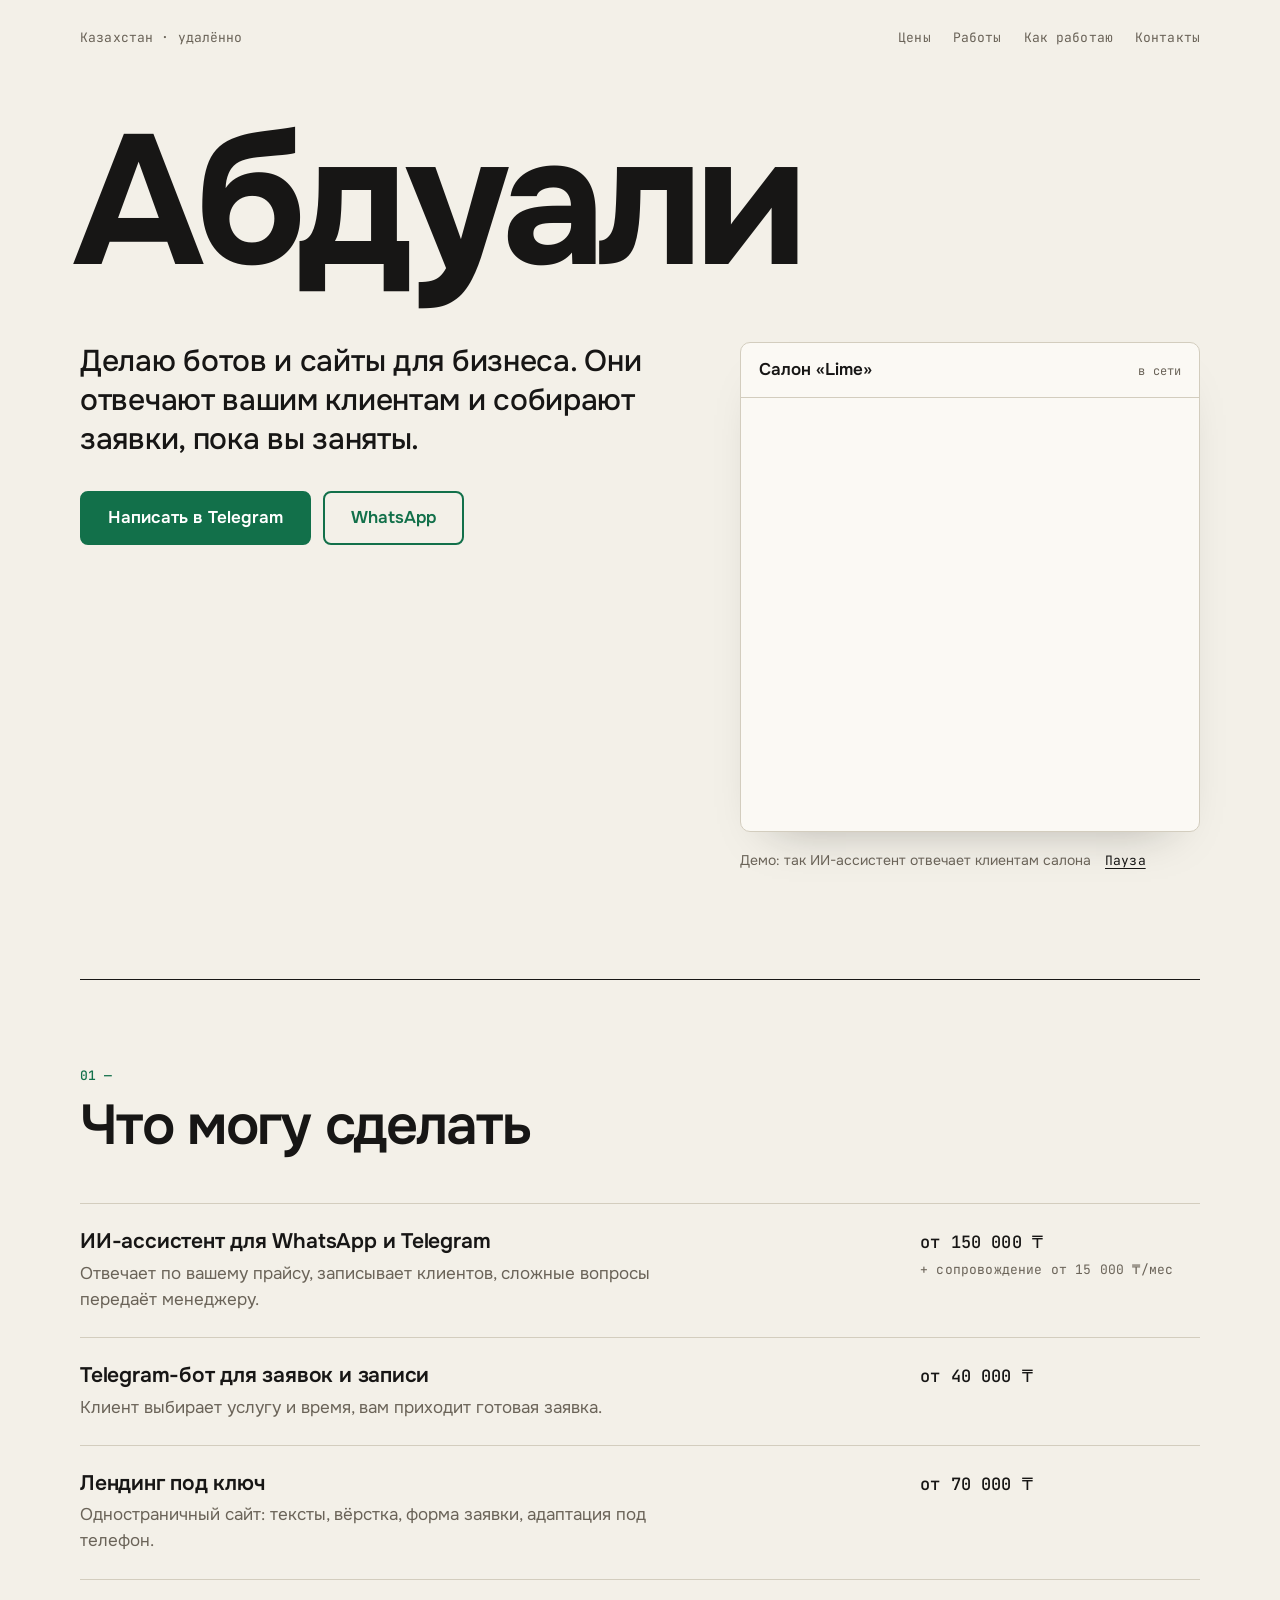
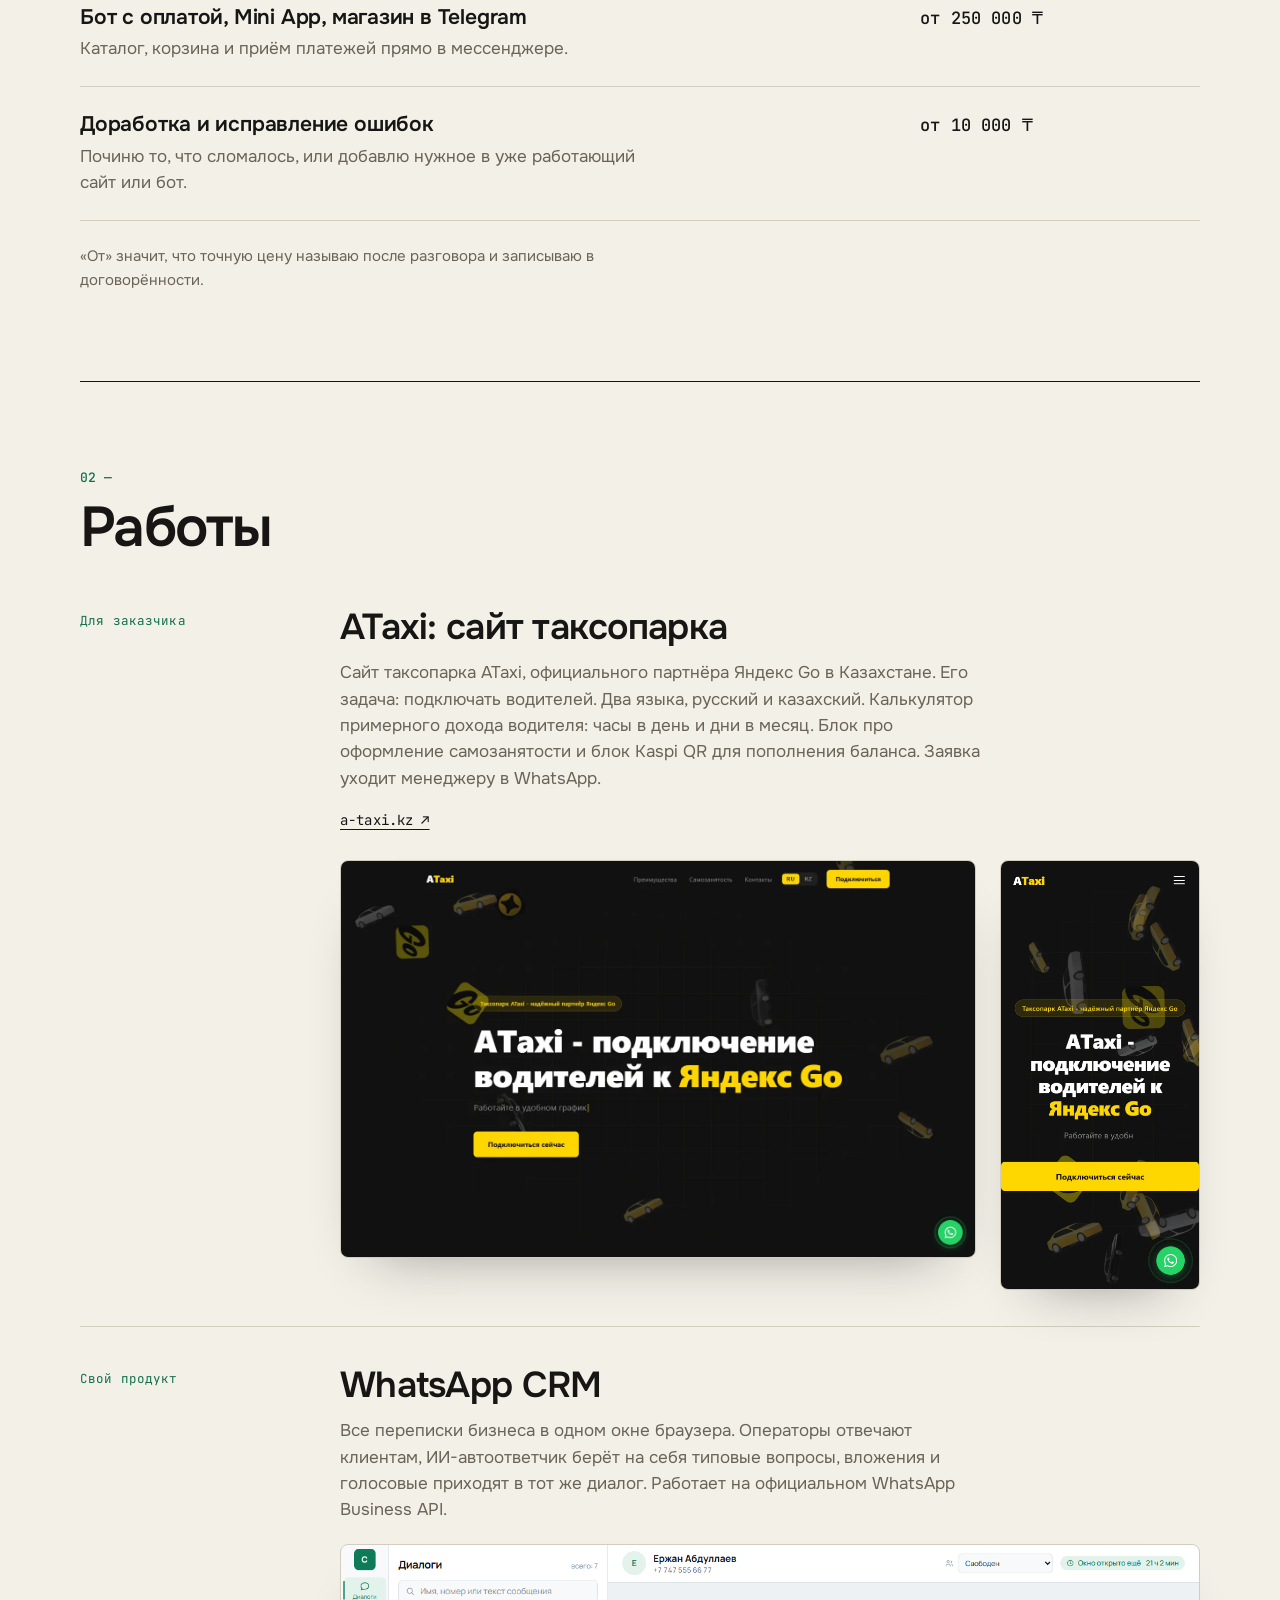
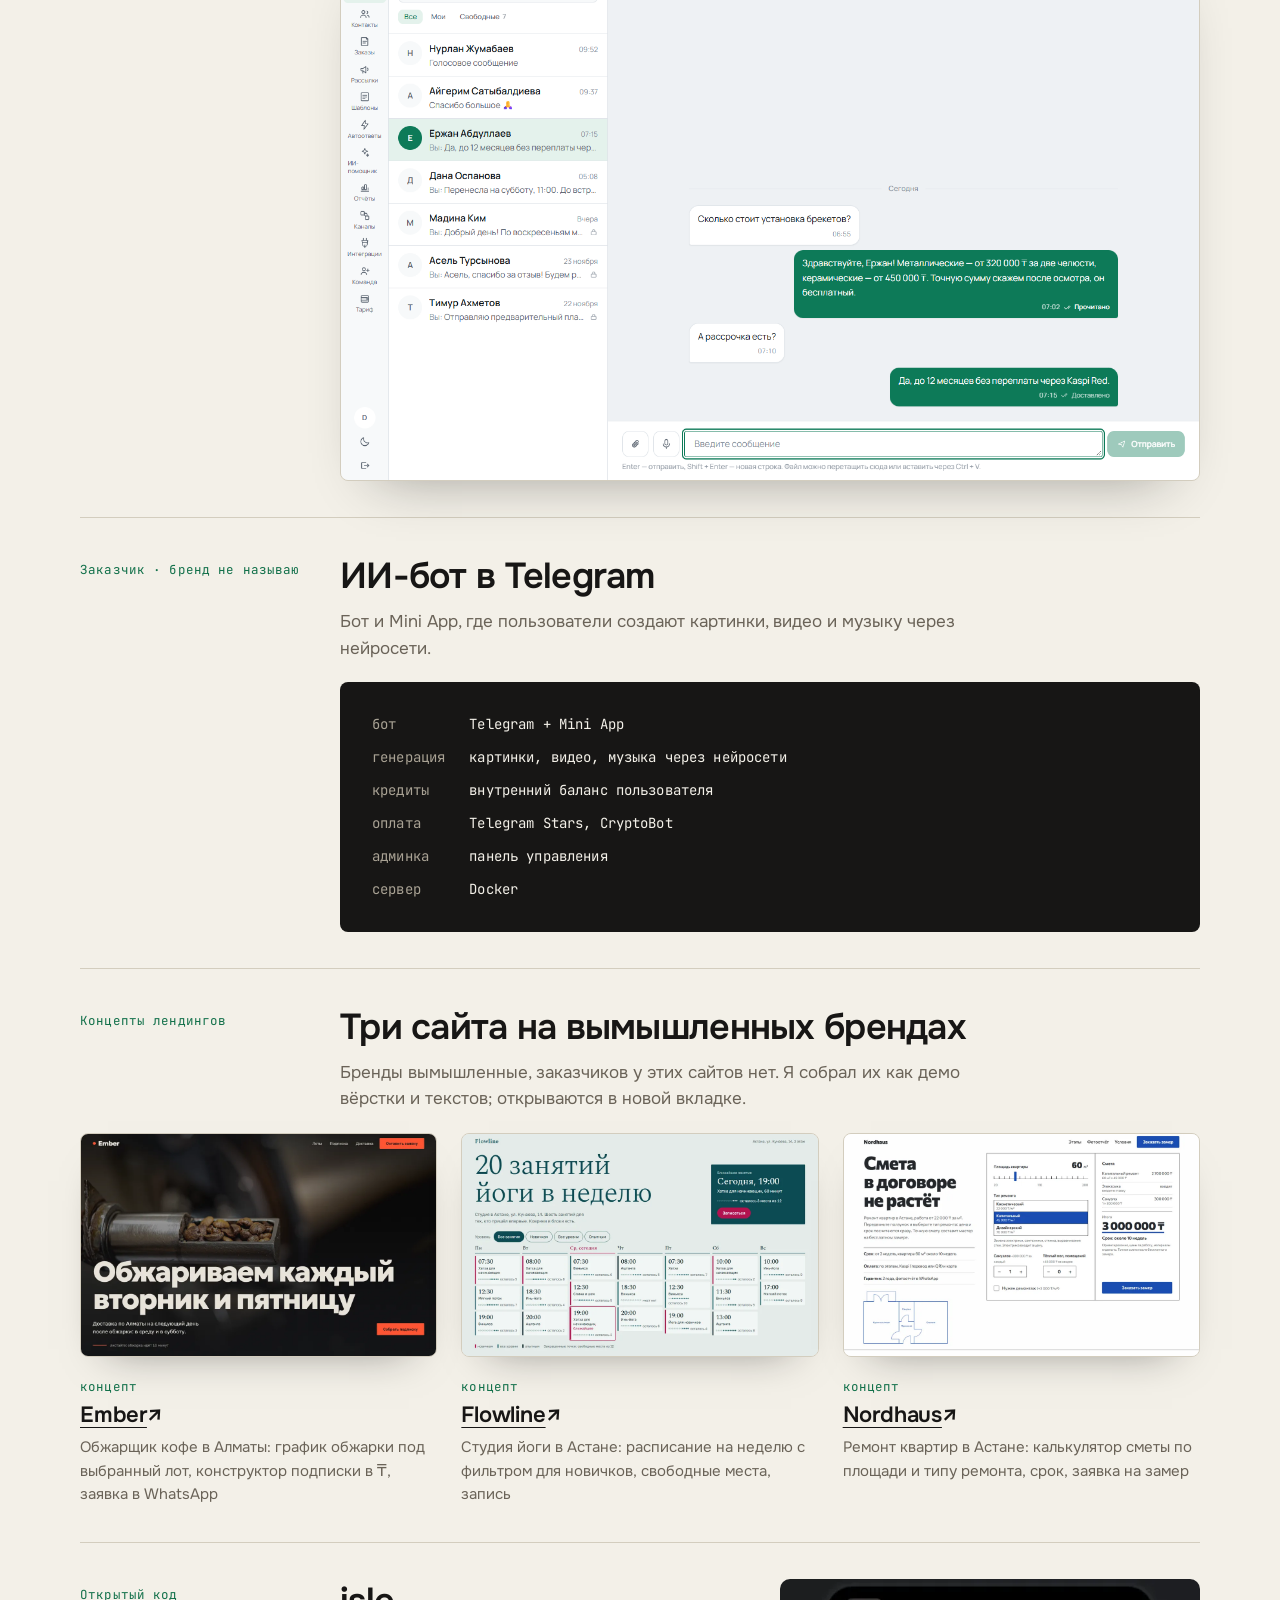
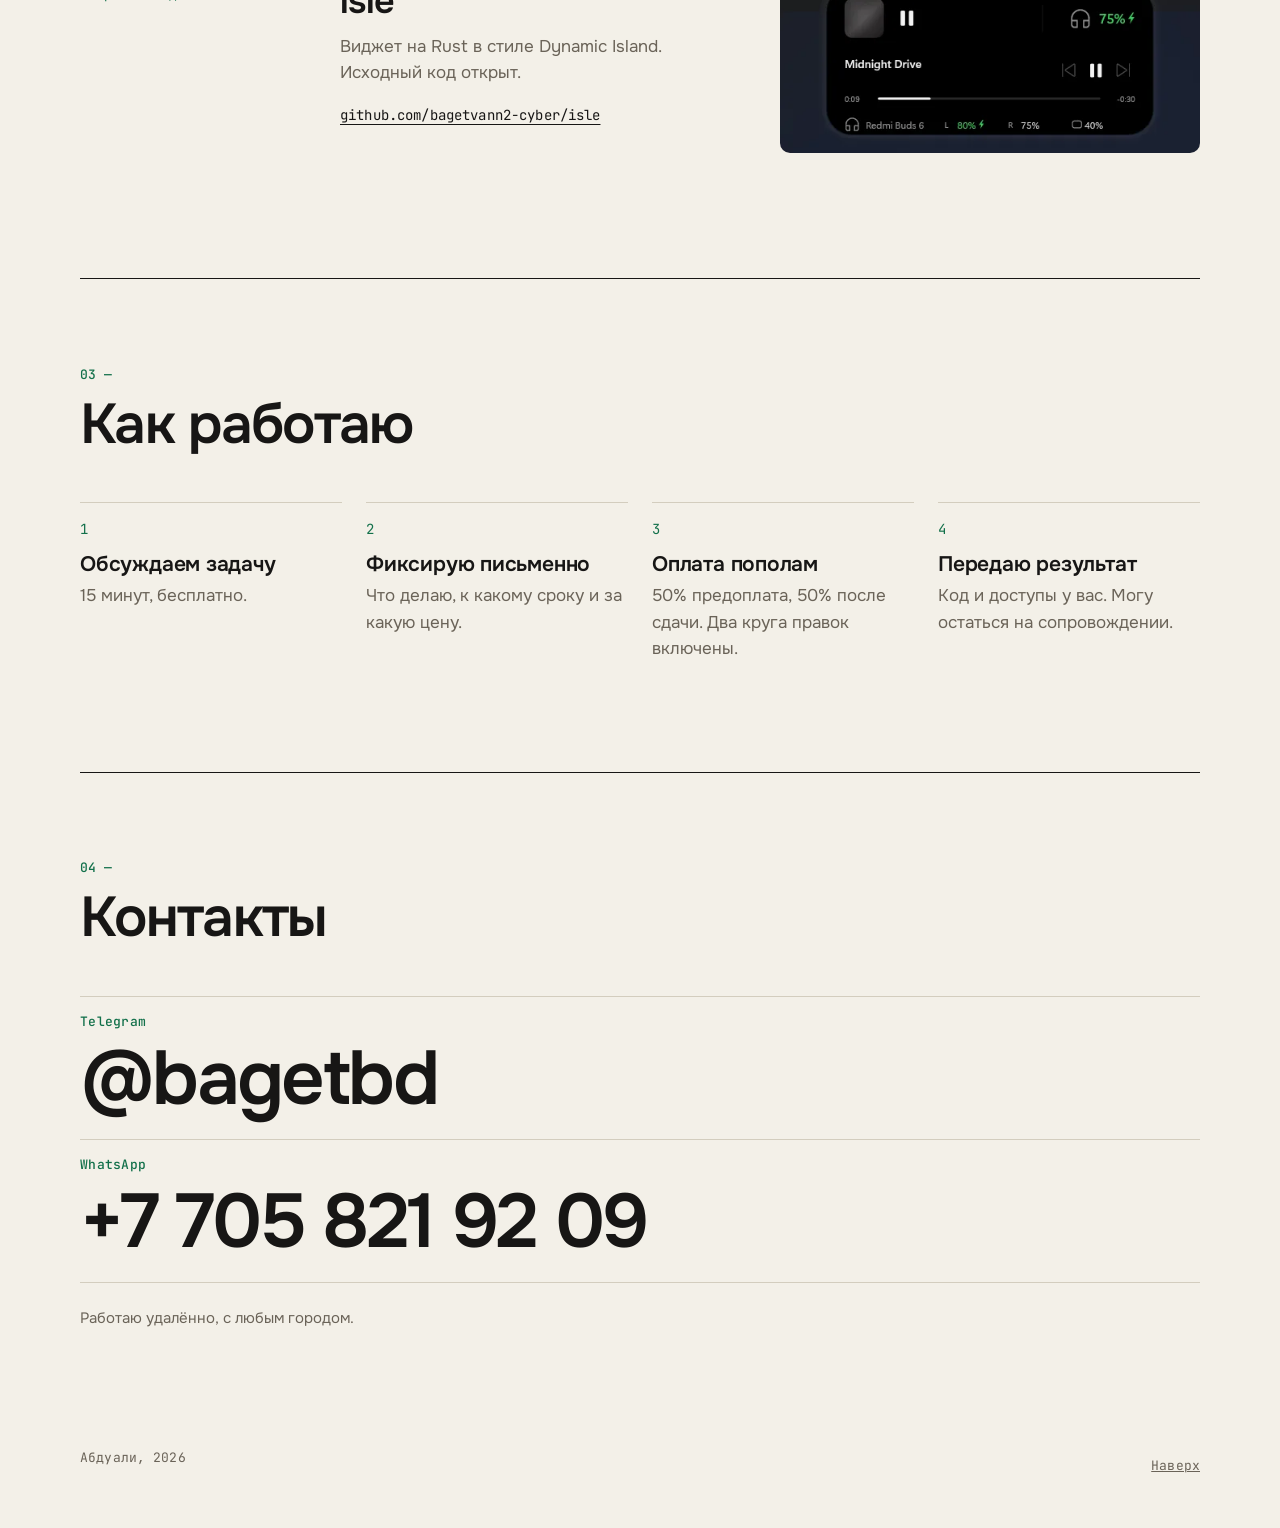
<file: index.html>
<!doctype html>
<html lang="ru">
<head>
<meta charset="utf-8">
<meta name="viewport" content="width=device-width,initial-scale=1">
<title>Абдуали — боты и сайты для бизнеса</title>
<meta name="description" content="Делаю ИИ-ассистентов для WhatsApp и Telegram, Telegram-ботов и сайты. Отвечают клиентам и собирают заявки, пока вы заняты. Работаю удалённо, с любым городом.">
<meta name="theme-color" content="#F3F0E8">
<meta property="og:type" content="website">
<meta property="og:locale" content="ru_RU">
<meta property="og:title" content="Абдуали — боты и сайты для бизнеса">
<meta property="og:description" content="ИИ-ассистенты для WhatsApp и Telegram, боты для заявок, сайты. Цены и примеры работ на странице.">
<link rel="icon" href="favicon.svg" type="image/svg+xml">
<link rel="preconnect" href="https://fonts.googleapis.com">
<link rel="preconnect" href="https://fonts.gstatic.com" crossorigin>
<link href="https://fonts.googleapis.com/css2?family=JetBrains+Mono:wght@400;500&family=Onest:wght@400;500;600;700&display=swap" rel="stylesheet">
<link rel="stylesheet" href="style.css">
<script>document.documentElement.classList.add('js')</script>
</head>
<body id="top">
<a class="skip" href="#contacts">К контактам</a>

<header class="top wrap">
  <span class="mono">Казахстан · удалённо</span>
  <nav class="mono" aria-label="Разделы">
    <a href="#price">Цены</a>
    <a href="#work">Работы</a>
    <a href="#process">Как работаю</a>
    <a href="#contacts">Контакты</a>
  </nav>
</header>

<main>
<section class="hero wrap">
  <h1>Абдуали</h1>
  <div class="hero-grid">
    <div class="hero-text">
      <p class="lead">Делаю ботов и сайты для бизнеса. Они отвечают вашим клиентам и собирают заявки, пока вы заняты.</p>
      <div class="btns">
        <a class="btn btn-main" href="https://t.me/bagetbd" target="_blank" rel="noopener">Написать в Telegram</a>
        <a class="btn btn-alt" href="https://wa.me/77058219209" target="_blank" rel="noopener">WhatsApp</a>
      </div>
    </div>

    <div class="demo">
      <div class="chat" id="chat" role="group" aria-label="Демо: диалог клиента салона с ИИ-ассистентом">
        <div class="chat-head">
          <span class="chat-name">Салон «Lime»</span>
          <span class="mono chat-status" id="chat-status">в сети</span>
        </div>
        <div class="chat-body">
          <div class="msg me"><p>Здравствуйте! Сколько стоит маникюр с покрытием?</p><span class="mono">11:42</span></div>
          <div class="msg bot"><p>Здравствуйте! Маникюр с покрытием <span class="nw">гель-лак</span>, 9 000 ₸, около полутора часов. Свободно завтра в 12:00 и 15:30, в пятницу в 11:00. Какое время подойдёт?</p><span class="mono">11:42</span></div>
          <div class="msg me"><p>Давайте завтра в 15:30</p><span class="mono">11:43</span></div>
          <div class="msg bot"><p>Записала вас на завтра в 15:30, маникюр с покрытием. За два часа до визита напомню сообщением.</p><span class="mono">11:43</span></div>
        </div>
      </div>
      <p class="demo-cap"><span>Демо: так ИИ-ассистент отвечает клиентам салона</span> <button type="button" class="mono linkbtn" id="chat-toggle">Пауза</button></p>
    </div>
  </div>
</section>

<section class="sec wrap" id="price">
  <h2><small class="mono">01 —</small>Что могу сделать</h2>
  <ul class="menu">
    <li class="reveal">
      <div class="what"><h3>ИИ-ассистент для WhatsApp и Telegram</h3><p>Отвечает по вашему прайсу, записывает клиентов, сложные вопросы передаёт менеджеру.</p></div>
      <p class="price mono">от 150&nbsp;000&nbsp;₸<span>+ сопровождение от 15&nbsp;000&nbsp;₸/мес</span></p>
    </li>
    <li class="reveal">
      <div class="what"><h3>Telegram-бот для заявок и записи</h3><p>Клиент выбирает услугу и время, вам приходит готовая заявка.</p></div>
      <p class="price mono">от 40&nbsp;000&nbsp;₸</p>
    </li>
    <li class="reveal">
      <div class="what"><h3>Лендинг под ключ</h3><p>Одностраничный сайт: тексты, вёрстка, форма заявки, адаптация под телефон.</p></div>
      <p class="price mono">от 70&nbsp;000&nbsp;₸</p>
    </li>
    <li class="reveal">
      <div class="what"><h3>Бот с оплатой, Mini App, магазин в Telegram</h3><p>Каталог, корзина и приём платежей прямо в мессенджере.</p></div>
      <p class="price mono">от 250&nbsp;000&nbsp;₸</p>
    </li>
    <li class="reveal">
      <div class="what"><h3>Доработка и исправление ошибок</h3><p>Починю то, что сломалось, или добавлю нужное в уже работающий сайт или бот.</p></div>
      <p class="price mono">от 10&nbsp;000&nbsp;₸</p>
    </li>
  </ul>
  <p class="note">«От» значит, что точную цену называю после разговора и записываю в договорённости.</p>
</section>

<section class="sec wrap" id="work">
  <h2><small class="mono">02 —</small>Работы</h2>

  <article class="case reveal">
    <p class="mono tag">Для заказчика</p>
    <div class="case-main">
      <h3>ATaxi: сайт таксопарка</h3>
      <p>Сайт таксопарка ATaxi, официального партнёра Яндекс Go в Казахстане. Его задача: подключать водителей. Два языка, русский и казахский. Калькулятор примерного дохода водителя: часы в день и дни в месяц. Блок про оформление самозанятости и блок Kaspi QR для пополнения баланса. Заявка уходит менеджеру в WhatsApp.</p>
      <p><a class="ulink mono" href="https://a-taxi.kz" target="_blank" rel="noopener">a-taxi.kz ↗</a></p>
    </div>
    <div class="shots">
      <img class="sh-d" src="img/ataxi-desktop.webp" width="1440" height="900" loading="lazy" alt="Сайт ATaxi на компьютере: тёмный первый экран с заголовком про подключение водителей к Яндекс Go">
      <img class="sh-m" src="img/ataxi-mobile.webp" width="780" height="1688" loading="lazy" alt="Сайт ATaxi на телефоне: первый экран с кнопкой «Подключиться сейчас»">
    </div>
  </article>

  <article class="case reveal">
    <p class="mono tag">Свой продукт</p>
    <div class="case-main">
      <h3>WhatsApp CRM</h3>
      <p>Все переписки бизнеса в одном окне браузера. Операторы отвечают клиентам, ИИ-автоответчик берёт на себя типовые вопросы, вложения и голосовые приходят в тот же диалог. Работает на официальном WhatsApp Business API.</p>
    </div>
    <figure class="shot wide">
      <span class="ph mono">Окно переписок WhatsApp CRM</span>
      <img src="img/crm-inbox.png" width="1440" height="900" loading="lazy" alt="WhatsApp CRM: список диалогов слева, переписка с клиентом справа" onerror="this.remove()">
    </figure>
  </article>

  <article class="case reveal">
    <p class="mono tag">Заказчик · бренд не называю</p>
    <div class="case-main">
      <h3>ИИ-бот в Telegram</h3>
      <p>Бот и Mini App, где пользователи создают картинки, видео и музыку через нейросети.</p>
    </div>
    <dl class="inside mono" aria-label="Состав проекта">
      <dt>бот</dt><dd>Telegram + Mini App</dd>
      <dt>генерация</dt><dd>картинки, видео, музыка через нейросети</dd>
      <dt>кредиты</dt><dd>внутренний баланс пользователя</dd>
      <dt>оплата</dt><dd>Telegram Stars, CryptoBot</dd>
      <dt>админка</dt><dd>панель управления</dd>
      <dt>сервер</dt><dd>Docker</dd>
    </dl>
  </article>

  <article class="case reveal">
    <p class="mono tag">Концепты лендингов</p>
    <div class="case-main">
      <h3>Три сайта на вымышленных брендах</h3>
      <p>Бренды вымышленные, заказчиков у этих сайтов нет. Я собрал их как демо вёрстки и текстов; открываются в новой вкладке.</p>
    </div>
    <div class="lands">
      <a class="land" href="work/coffee/" target="_blank" rel="noopener">
        <img src="img/ember.webp" width="1100" height="688" loading="lazy" alt="Превью концепта Ember: тёмный сайт обжарщика кофе, на весь экран фото обжаренного зерна в щупе и заголовок «Обжариваем каждый вторник и пятницу»">
        <span class="mono tag">концепт</span>
        <strong>Ember</strong>
        <span class="sub">Обжарщик кофе в Алматы: график обжарки под выбранный лот, конструктор подписки в ₸, заявка в WhatsApp</span>
      </a>
      <a class="land" href="work/flowline/" target="_blank" rel="noopener">
        <img src="img/flowline.webp" width="1100" height="688" loading="lazy" alt="Превью концепта Flowline: расписание студии йоги на неделю с фильтром по уровню">
        <span class="mono tag">концепт</span>
        <strong>Flowline</strong>
        <span class="sub">Студия йоги в Астане: расписание на неделю с фильтром для новичков, свободные места, запись</span>
      </a>
      <a class="land" href="work/nordhaus/" target="_blank" rel="noopener">
        <img src="img/nordhaus.webp" width="1100" height="688" loading="lazy" alt="Превью концепта Nordhaus: калькулятор сметы ремонта квартиры">
        <span class="mono tag">концепт</span>
        <strong>Nordhaus</strong>
        <span class="sub">Ремонт квартир в Астане: калькулятор сметы по площади и типу ремонта, срок, заявка на замер</span>
      </a>
    </div>
  </article>

  <article class="case reveal">
    <p class="mono tag">Открытый код</p>
    <div class="case-main isle">
      <div>
        <h3>isle</h3>
        <p>Виджет на Rust в стиле Dynamic Island. Исходный код открыт.</p>
        <p><a class="ulink mono" href="https://github.com/bagetvann2-cyber/isle" target="_blank" rel="noopener">github.com/bagetvann2-cyber/isle</a></p>
      </div>
      <img src="img/isle.webp" width="520" height="215" loading="lazy" alt="Виджет isle: трек Midnight Drive и заряд наушников 75%">
    </div>
  </article>
</section>

<section class="sec wrap" id="process">
  <h2><small class="mono">03 —</small>Как работаю</h2>
  <ol class="steps">
    <li class="reveal"><span class="mono">1</span><h3>Обсуждаем задачу</h3><p>15 минут, бесплатно.</p></li>
    <li class="reveal"><span class="mono">2</span><h3>Фиксирую письменно</h3><p>Что делаю, к какому сроку и за какую цену.</p></li>
    <li class="reveal"><span class="mono">3</span><h3>Оплата пополам</h3><p>50% предоплата, 50% после сдачи. Два круга правок включены.</p></li>
    <li class="reveal"><span class="mono">4</span><h3>Передаю результат</h3><p>Код и доступы у вас. Могу остаться на сопровождении.</p></li>
  </ol>
</section>

<section class="sec wrap contacts" id="contacts">
  <h2><small class="mono">04 —</small>Контакты</h2>
  <a class="big" href="https://t.me/bagetbd" target="_blank" rel="noopener"><span class="mono">Telegram</span>@bagetbd</a>
  <a class="big" href="https://wa.me/77058219209" target="_blank" rel="noopener"><span class="mono">WhatsApp</span>+7 705 821 92 09</a>
  <p class="note">Работаю удалённо, с любым городом.</p>
</section>
</main>

<footer class="wrap foot mono"><span>Абдуали, 2026</span><a href="#top">Наверх</a></footer>
<script src="main.js"></script>
</body>
</html>
</file>
<file: style.css>
:root {
  --paper: #F3F0E8;
  --card: #FBF9F4;
  --sand: #E7E2D4;
  --ink: #171615;
  --muted: #6A6358;
  --rule: #D3CDBE;
  --accent: #12704A;
  --sans: 'Onest', system-ui, -apple-system, 'Segoe UI', Arial, sans-serif;
  --mono: 'JetBrains Mono', ui-monospace, 'SFMono-Regular', Consolas, monospace;
}

*, *::before, *::after { box-sizing: border-box; }
html { scroll-behavior: smooth; -webkit-text-size-adjust: 100%; }
body {
  margin: 0;
  background: var(--paper);
  color: var(--ink);
  font: 400 17px/1.55 var(--sans);
  -webkit-font-smoothing: antialiased;
  overflow-x: hidden;
}
img { max-width: 100%; height: auto; display: block; }
h1, h2, h3, p, ul, ol, dl, dd, figure { margin: 0; padding: 0; }
ul, ol { list-style: none; }
a { color: inherit; }
::selection { background: var(--accent); color: #fff; }
:focus-visible { outline: 3px solid var(--accent); outline-offset: 3px; border-radius: 2px; }

.mono { font-family: var(--mono); font-size: 13px; letter-spacing: .01em; }
.wrap { width: 100%; max-width: 1200px; margin-inline: auto; padding-inline: clamp(16px, 4vw, 40px); }
.skip { position: absolute; left: 16px; top: -60px; background: var(--ink); color: var(--paper); padding: 10px 14px; z-index: 10; }
.skip:focus { top: 12px; }

/* top bar */
.top { display: flex; justify-content: space-between; align-items: center; gap: 16px; padding-block: 22px; color: var(--muted); }
.top nav { display: flex; gap: 22px; }
.top a { text-decoration: none; padding: 6px 0; }
.top a:hover { color: var(--ink); text-decoration: underline; text-underline-offset: 4px; }

/* hero */
.hero { padding-block: clamp(16px, 4vw, 40px) clamp(56px, 8vw, 104px); }
h1 {
  font-weight: 700;
  font-size: clamp(60px, 15vw, 184px);
  line-height: .95;
  letter-spacing: -.045em;
  margin-left: -.04em;
}
.hero-grid { display: grid; grid-template-columns: 1fr; gap: 40px; margin-top: clamp(28px, 4vw, 52px); }
.lead { font-size: clamp(21px, 2.6vw, 30px); line-height: 1.3; font-weight: 500; letter-spacing: -.01em; max-width: 21em; }
.btns { display: flex; flex-wrap: wrap; gap: 12px; margin-top: 32px; }
.btn {
  display: inline-flex; align-items: center; justify-content: center;
  min-height: 54px; padding: 0 26px; border-radius: 8px;
  font-weight: 600; font-size: 17px; text-decoration: none;
  border: 2px solid var(--accent); transition: background .2s, color .2s;
}
.btn-main { background: var(--accent); color: #fff; }
.btn-main:hover { background: #0d5a3a; border-color: #0d5a3a; }
.btn-alt { color: var(--accent); background: transparent; }
.btn-alt:hover { background: var(--accent); color: #fff; }

/* chat demo */
.demo { max-width: 460px; }
.chat {
  background: var(--card);
  border: 1px solid var(--rule);
  border-radius: 10px;
  box-shadow: 0 24px 48px -32px rgba(23, 22, 21, .35);
  overflow: hidden;
}
.chat-head { display: flex; justify-content: space-between; align-items: baseline; padding: 14px 18px; border-bottom: 1px solid var(--rule); }
.chat-name { font-weight: 600; }
.chat-status { color: var(--muted); font-size: 12px; }
.chat-body { display: flex; flex-direction: column; gap: 10px; padding: 18px; }
.msg { max-width: 86%; padding: 10px 13px 7px; border-radius: 14px; font-size: 15.5px; line-height: 1.42; }
.msg p { margin-bottom: 3px; }
.nw { white-space: nowrap; }
.msg .mono { display: block; font-size: 11px; color: var(--muted); text-align: right; }
.msg.me { align-self: flex-end; background: var(--sand); border-bottom-right-radius: 4px; }
.msg.bot { align-self: flex-start; background: #fff; border: 1px solid var(--rule); border-bottom-left-radius: 4px; }
.js .msg { opacity: 0; transform: translateY(8px); transition: opacity .35s ease, transform .35s ease; }
.js .msg.on { opacity: 1; transform: none; }
.demo-cap { margin-top: 12px; font-size: 14px; color: var(--muted); display: flex; flex-wrap: wrap; gap: 6px 14px; align-items: center; }
.linkbtn { background: none; border: 0; padding: 8px 0; color: var(--ink); text-decoration: underline; text-underline-offset: 3px; cursor: pointer; }
.linkbtn[hidden] { display: none; }

/* sections */
.sec { padding-block: clamp(48px, 7vw, 96px); max-width: 1200px; }
.sec { position: relative; }
.sec::before { content: ''; position: absolute; top: 0; left: clamp(16px, 4vw, 40px); right: clamp(16px, 4vw, 40px); height: 1px; background: var(--ink); }
h2 { font-weight: 600; font-size: clamp(32px, 5vw, 56px); line-height: 1.05; letter-spacing: -.03em; margin-bottom: clamp(28px, 4vw, 48px); }
h2 small { display: block; color: var(--accent); font-size: 14px; font-weight: 500; letter-spacing: .02em; margin-bottom: 14px; }
h3 { font-weight: 600; font-size: 21px; line-height: 1.25; letter-spacing: -.01em; }
.note { margin-top: 24px; color: var(--muted); font-size: 15px; max-width: 40em; }

/* price menu */
.menu li { display: grid; grid-template-columns: 1fr; gap: 10px; padding-block: 24px; border-top: 1px solid var(--rule); }
.menu li:last-child { border-bottom: 1px solid var(--rule); }
.what p { color: var(--muted); margin-top: 6px; max-width: 34em; }
.price { font-size: 17px; font-weight: 500; white-space: nowrap; }
.price span { display: block; color: var(--muted); font-size: 13px; font-weight: 400; margin-top: 4px; white-space: normal; }

/* cases */
.case { display: grid; grid-template-columns: 1fr; gap: 20px; padding-block: 36px; border-top: 1px solid var(--rule); }
.case:first-of-type { border-top: 0; padding-top: 0; }
.tag { color: var(--accent); text-transform: none; font-size: 12.5px; }
.case-main p { margin-top: 10px; color: var(--muted); max-width: 38em; }
.case-main h3 { font-size: clamp(26px, 3.4vw, 36px); letter-spacing: -.02em; }
.shot { position: relative; grid-column: 1 / -1; aspect-ratio: 16 / 10; border: 1px solid var(--rule); border-radius: 8px; overflow: hidden; background: var(--sand); box-shadow: 0 28px 56px -36px rgba(23, 22, 21, .45); }
.shot img { position: absolute; inset: 0; width: 100%; height: 100%; object-fit: cover; }
.ph { position: absolute; inset: 0; display: grid; place-items: center; color: var(--muted); padding: 16px; text-align: center; background: repeating-linear-gradient(0deg, transparent 0 31px, rgba(23,22,21,.06) 31px 32px); }

.inside { grid-column: 1 / -1; display: grid; grid-template-columns: max-content 1fr; gap: 12px 24px; margin: 0; padding: clamp(20px, 3vw, 32px); background: var(--ink); color: var(--paper); border-radius: 8px; font-size: 14px; line-height: 1.5; }
.inside dt { color: #A9A294; }
.inside dd { margin: 0; }

.shots { grid-column: 1 / -1; display: grid; grid-template-columns: 1fr; gap: 20px; align-items: start; }
.shots img { border: 1px solid var(--rule); border-radius: 8px; box-shadow: 0 28px 56px -36px rgba(23, 22, 21, .45); background: var(--sand); }
.shots .sh-m { max-width: 220px; }

.lands { grid-column: 1 / -1; display: grid; grid-template-columns: 1fr; gap: 32px 24px; }
.land { display: block; text-decoration: none; }
.land img { border: 1px solid var(--rule); border-radius: 8px; box-shadow: 0 20px 40px -28px rgba(23, 22, 21, .5); margin-bottom: 14px; transition: transform .25s ease; }
.land:hover img { transform: translateY(-3px); }
.land .tag { display: block; margin-bottom: 2px; }
.land strong { display: inline; font-weight: 600; font-size: 22px; letter-spacing: -.01em; text-decoration: underline; text-decoration-thickness: 1px; text-underline-offset: 5px; }
.land strong::after { content: ' ↗'; text-decoration: none; display: inline-block; }
.land .sub { display: block; color: var(--muted); font-size: 15px; margin-top: 4px; }

.isle { display: grid; grid-template-columns: 1fr; gap: 24px; align-items: start; }
.isle img { border-radius: 10px; width: 100%; max-width: 420px; }
.ulink { display: inline-block; padding: 8px 0; color: var(--ink); font-size: 14px; text-underline-offset: 4px; word-break: break-all; }

/* steps */
.steps { display: grid; grid-template-columns: 1fr; gap: 0; }
.steps li { padding: 20px 0; border-top: 1px solid var(--rule); }
.steps li:last-child { border-bottom: 1px solid var(--rule); }
.steps .mono { display: block; color: var(--accent); font-size: 14px; margin-bottom: 10px; }
.steps p { color: var(--muted); margin-top: 6px; }

/* contacts */
.big { display: block; padding: 18px 0; border-top: 1px solid var(--rule); text-decoration: none; font-size: clamp(34px, 7vw, 76px); font-weight: 600; line-height: 1.1; letter-spacing: -.035em; overflow-wrap: anywhere; }
.big:last-of-type { border-bottom: 1px solid var(--rule); }
.big .mono { display: block; color: var(--accent); font-size: 13px; font-weight: 500; letter-spacing: .02em; margin-bottom: 8px; }
.big:hover { text-decoration: underline; text-decoration-thickness: 3px; text-underline-offset: 8px; }

.foot { display: flex; justify-content: space-between; padding-block: 28px 44px; color: var(--muted); }
.foot a { padding: 8px 0; }

/* появление */
.js .reveal { opacity: 0; transform: translateY(14px); transition: opacity .6s ease, transform .6s ease; }
.js .reveal.in { opacity: 1; transform: none; }

@media (min-width: 720px) {
  .menu li { grid-template-columns: 1fr 280px; gap: 32px; align-items: baseline; }
  .price { text-align: left; }
  .lands { grid-template-columns: repeat(3, 1fr); }
  .shots { grid-template-columns: minmax(0, 1fr) 200px; gap: 24px; }
  .shots .sh-m { max-width: none; width: 100%; }
  .steps { grid-template-columns: repeat(4, 1fr); gap: 24px; }
  .steps li { border-bottom: 0 !important; padding-top: 16px; }
  .isle { grid-template-columns: 1fr 420px; gap: 40px; }
}
@media (min-width: 960px) {
  .hero-grid { grid-template-columns: minmax(0, 1fr) 460px; gap: 64px; align-items: start; }
  .case { grid-template-columns: 220px 1fr; gap: 20px 40px; }
  .case .tag { grid-column: 1; padding-top: 6px; }
  .case-main { grid-column: 2; }
  .case .shot, .case .inside, .case .shots { grid-column: 2; }
  .case .lands { grid-column: 1 / -1; }
  .case:has(.lands) .case-main { grid-column: 2; }
}
@media (max-width: 719px) {
  .top nav { display: none; }
  .btns .btn { flex: 1 1 100%; }
  .big { font-size: clamp(30px, 9.4vw, 44px); }
}
@media (prefers-reduced-motion: reduce) {
  html { scroll-behavior: auto; }
  .js .msg, .js .reveal, .land img { transition: none; }
  .js .msg, .js .reveal { opacity: 1; transform: none; }
}
</file>
